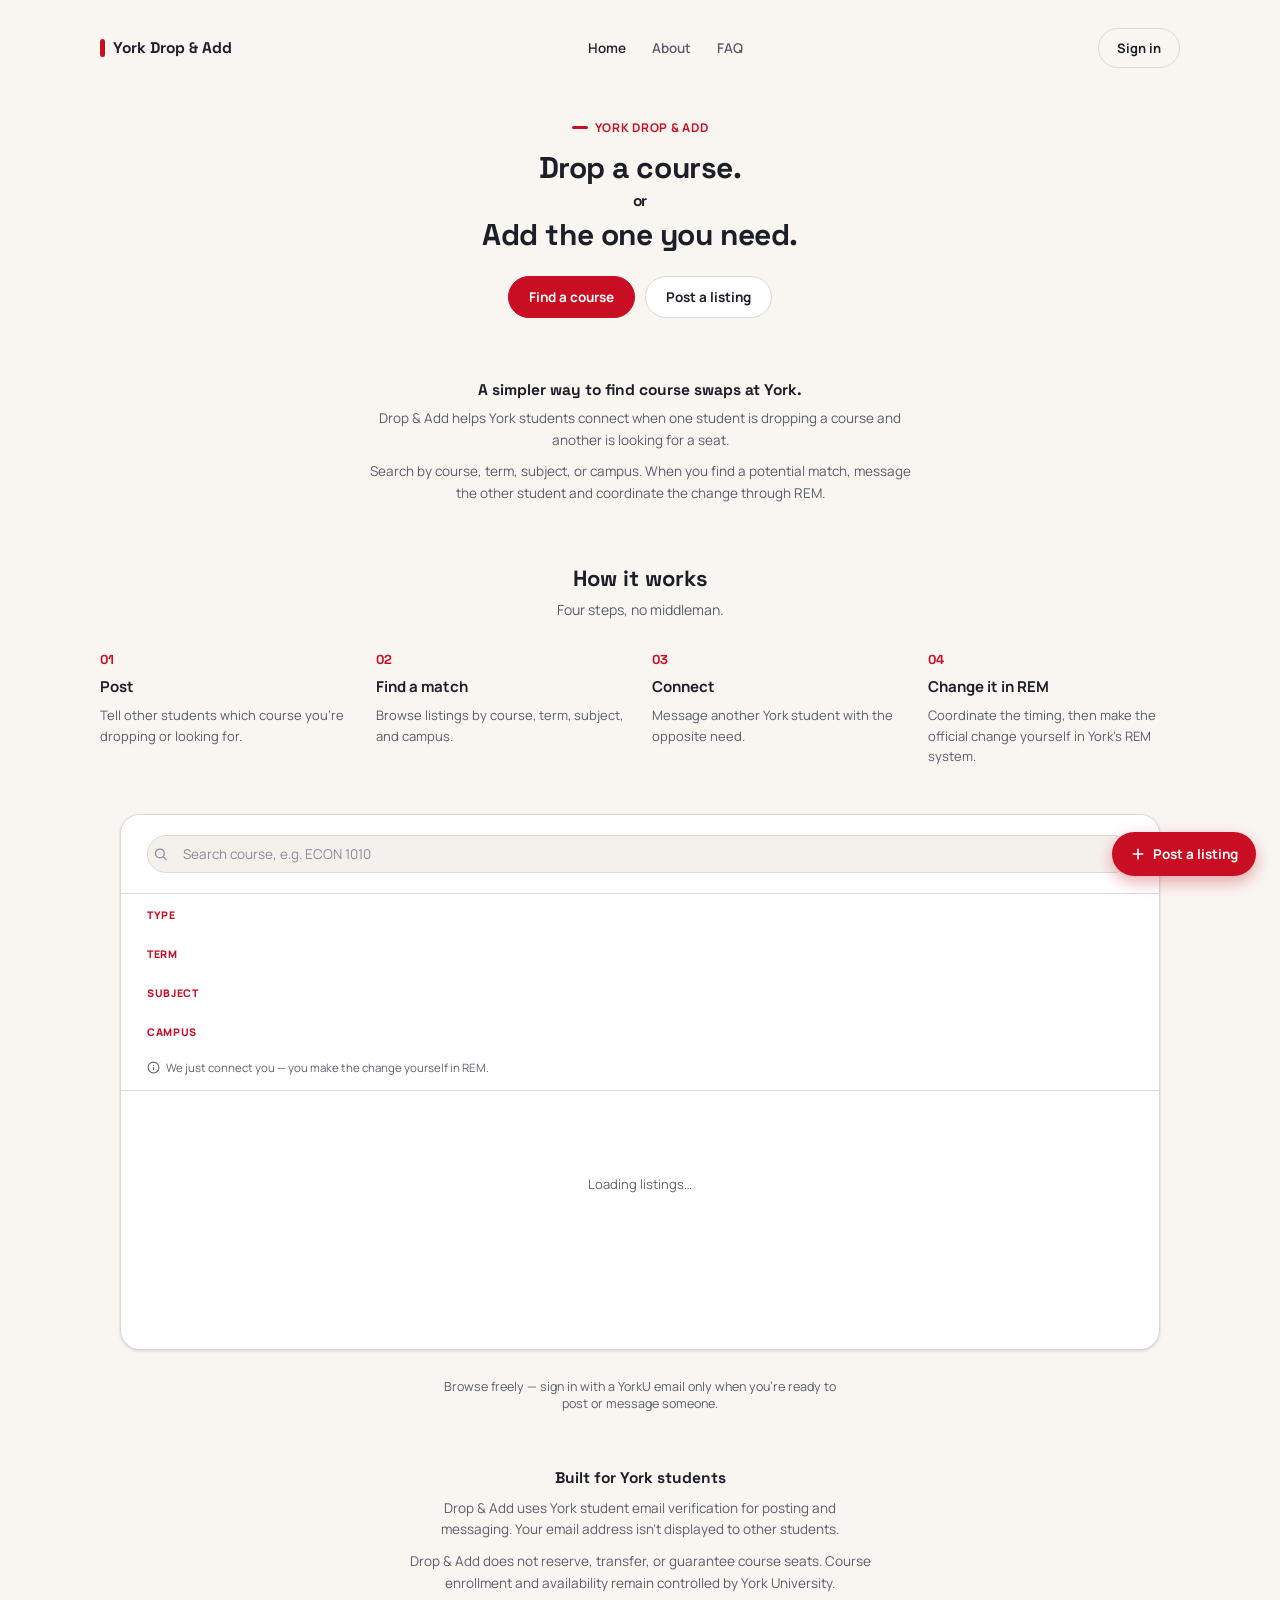
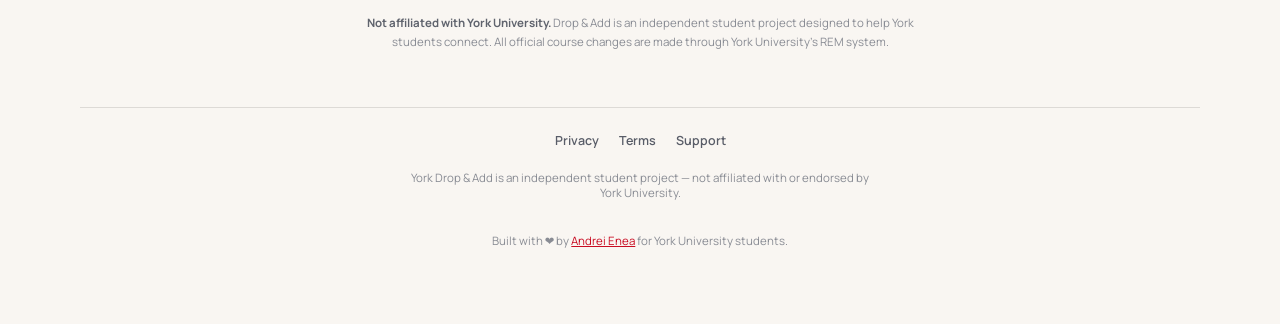
<file: index.html>
<!doctype html>
<html lang="en">
<head>
  <meta charset="utf-8">
  <title>York Drop & Add — Post a Drop, Find a Seat</title>
  <meta name="viewport" content="width=device-width, initial-scale=1">
  <meta name="description" content="A course drop &amp; add board for York University students — post what you're dropping or need, get grouped by course, and message another student directly.">
  <link rel="canonical" href="https://dropandadd.com/">

  <meta property="og:type" content="website">
  <meta property="og:site_name" content="York Drop & Add">
  <meta property="og:title" content="York Drop & Add — Post a Drop, Find a Seat">
  <meta property="og:description" content="Post what you're dropping or what you need, get grouped by course, and message another York student directly.">
  <meta property="og:url" content="https://dropandadd.com/">
  <meta property="og:locale" content="en_CA">

  <meta name="twitter:card" content="summary">
  <meta name="twitter:title" content="York Drop & Add — Post a Drop, Find a Seat">
  <meta name="twitter:description" content="Post what you're dropping or what you need, get grouped by course, and message another York student directly.">

  <link rel="preconnect" href="https://fonts.googleapis.com">
  <link rel="stylesheet" href="https://fonts.googleapis.com/css2?family=Space+Grotesk:wght@500;600;700&family=Manrope:wght@400;500;600;700;800&display=swap">
  <link rel="stylesheet" href="css/styles.css?v=15">

  <script type="application/ld+json">
  {
    "@context": "https://schema.org",
    "@type": "WebSite",
    "name": "York Drop & Add",
    "url": "https://dropandadd.com/",
    "description": "A course drop and add board for York University students — post what you're dropping or need, get grouped by course, and message another student directly.",
    "inLanguage": "en-CA"
  }
  </script>
</head>
<body data-screen="screen-board">

<header class="site-nav">
  <a class="site-nav-brand" href="index.html"><span class="bar"></span><span class="word">York Drop &amp; Add</span></a>
  <nav class="site-nav-links">
    <a href="index.html" class="active">Home</a>
    <a href="about.html">About</a>
    <a href="faq.html">FAQ</a>
  </nav>
  <div class="site-nav-actions">
    <button class="inbox-btn" id="nav-messages" type="button" aria-label="Messages" style="display:none;">
      <svg width="17" height="17" viewBox="0 0 24 24" fill="none" stroke="currentColor" stroke-width="2" stroke-linecap="round" stroke-linejoin="round"><path d="M21 15a2 2 0 0 1-2 2H7l-4 4V5a2 2 0 0 1 2-2h14a2 2 0 0 1 2 2z"></path></svg>
      <span>Messages</span>
      <span class="inbox-dot" id="inbox-dot" style="display:none;"></span>
    </button>
    <button class="auth-action" id="auth-action" type="button">Sign in</button>
  </div>
</header>

<div class="stage-header">
  <div class="kicker">York Drop &amp; Add</div>
  <h1>Drop a course.<span class="or">or</span>Add the one you need.</h1>

  <div class="hero-actions">
    <button class="hero-btn primary" id="hero-find" type="button">Find a course</button>
    <button class="hero-btn" id="hero-post" type="button">Post a listing</button>
  </div>

  <div class="recent-listings" id="recent-listings" style="display:none;">
    <div class="recent-listings-label">Recent listings</div>
    <ul class="recent-listings-list" id="recent-listings-list"></ul>
  </div>
</div>

<!-- ============ SIGN IN ============ -->
<section class="screen" id="screen-auth" aria-label="Sign in">
  <div class="topbar">
    <button class="iconbtn" id="back-from-auth" aria-label="Back to board">
      <svg width="20" height="20" viewBox="0 0 24 24" fill="none" stroke="currentColor" stroke-width="2" stroke-linecap="round" stroke-linejoin="round"><line x1="19" y1="12" x2="5" y2="12"></line><polyline points="12 19 5 12 12 5"></polyline></svg>
    </button>
    <span style="font-family:'Space Grotesk',sans-serif;font-weight:700;font-size:16.5px;">Sign in</span>
  </div>

  <div class="auth-body">

    <div id="auth-signed-out" style="display:flex;flex-direction:column;gap:22px;">
      <div class="auth-brand"><span class="bar"></span><span class="word">York Drop &amp; Add</span></div>
      <p class="auth-copy">Sign in with your YorkU email to post a listing or message someone. We'll send a one-time link — no password to remember.</p>

      <form id="auth-form" class="auth-field" style="display:flex;flex-direction:column;gap:8px;">
        <label for="auth-email">YorkU email</label>
        <input class="field-input" id="auth-email" type="email" placeholder="you@my.yorku.ca" autocomplete="email" required>
        <div class="auth-error" id="auth-error"></div>
        <button class="btn-submit" id="auth-submit" type="submit">Send magic link</button>
      </form>

      <p class="auth-consent">By signing in, you agree we store your YorkU email to sign you in and let other students message you. Other students only ever see your display name — never your email. <a href="privacy.html" target="_blank" rel="noopener">Read the Privacy Notice</a>.</p>

      <div class="auth-sent" id="auth-sent">
        <svg width="26" height="26" viewBox="0 0 24 24" fill="none" stroke="currentColor" stroke-width="1.75" stroke-linecap="round" stroke-linejoin="round" style="color:var(--accent);margin:0 auto;"><path d="M4 4h16v16H4z" opacity="0"></path><path d="M22 6 12 13 2 6"></path><path d="M2 6h20v12H2z"></path></svg>
        <p>Check <strong id="auth-sent-email"></strong> for a sign-in link — on your phone, the code in that email is more reliable than the link. Type it in below.</p>

        <form id="auth-code-form" class="auth-field" style="display:flex;flex-direction:column;gap:8px;">
          <label for="auth-code">Sign-in code</label>
          <input class="field-input" id="auth-code" type="text" inputmode="numeric" pattern="[0-9]*" autocomplete="one-time-code" maxlength="12" placeholder="e.g. 12345678">
          <div class="auth-error" id="auth-code-error"></div>
          <button class="btn-submit" id="auth-code-submit" type="submit">Verify code</button>
        </form>

        <span class="again" id="auth-again">Use a different email</span>
      </div>
    </div>

    <div id="auth-account" style="display:none;flex-direction:column;gap:20px;">
      <div class="account-head">
        <span class="dm-avatar" id="account-avatar">Y</span>
        <div class="dm-names">
          <span class="nm" id="account-name-display">—</span>
          <span class="ctx" id="account-email">—</span>
        </div>
      </div>

      <div class="field">
        <label for="account-name-input">Display name</label>
        <input class="field-input" id="account-name-input" type="text" maxlength="40">
        <div class="form-error" id="account-name-error"></div>
      </div>
      <button class="btn-submit" id="account-name-save" type="button">Save name</button>

      <button class="text-btn" id="account-view-messages" type="button">View my messages</button>
      <button class="text-btn" id="account-sign-out" type="button">Sign out</button>

      <div class="danger-zone">
        <div class="danger-title">Delete my account</div>
        <p class="danger-copy">"Delete my data" removes your display name, every listing you've posted, and every conversation you're part of — right away, permanently. Your YorkU sign-in record itself stays with Supabase until you also ask us to remove it: email <a href="mailto:privacy@dropandadd.com">privacy@dropandadd.com</a>.</p>
        <button class="btn-danger" id="account-delete" type="button">Delete my data</button>
      </div>
    </div>

  </div>
</section>

<!-- ============ POST FORM ============ -->
<section class="screen" id="screen-post" aria-label="Post a listing">
  <div class="topbar">
    <button class="iconbtn" id="back-from-post" aria-label="Back to board">
      <svg width="20" height="20" viewBox="0 0 24 24" fill="none" stroke="currentColor" stroke-width="2" stroke-linecap="round" stroke-linejoin="round"><line x1="19" y1="12" x2="5" y2="12"></line><polyline points="12 19 5 12 12 5"></polyline></svg>
    </button>
    <span style="font-family:'Space Grotesk',sans-serif;font-weight:700;font-size:16.5px;">Post a listing</span>
  </div>

  <form class="form-scroll" id="post-form">
    <div>
      <div class="toggle-row">
        <button class="toggle-btn drop" id="toggle-drop" type="button" aria-pressed="true">Dropping</button>
        <button class="toggle-btn need" id="toggle-need" type="button" aria-pressed="false">Needed</button>
      </div>
      <div class="toggle-hint" id="toggle-hint">You have a seat you want to give up.</div>
    </div>

    <div class="field-row">
      <div class="field">
        <label for="f-subject">Subject</label>
        <input class="field-input" id="f-subject" type="text" placeholder="e.g. LE/EECS" required>
      </div>
      <div class="field">
        <label for="f-number">Course number</label>
        <input class="field-input" id="f-number" type="text" placeholder="e.g. 2030 3.00" required>
      </div>
    </div>

    <div class="field-row">
      <div class="field">
        <label for="f-type">Type <span class="opt">(optional)</span></label>
        <input class="field-input" id="f-type" type="text" placeholder="e.g. LECT 01">
      </div>
      <div class="field">
        <label for="f-room">Room <span class="opt">(optional)</span></label>
        <input class="field-input" id="f-room" type="text" placeholder="e.g. CLH G">
      </div>
    </div>

    <div class="field-row">
      <div class="field">
        <label for="f-term">Term</label>
        <select class="field-input" id="f-term">
          <option>Fall 2026</option>
          <option>Winter 2027</option>
          <option>Summer 2026</option>
          <option>Fall/Winter 2026–27</option>
        </select>
      </div>
      <div class="field">
        <label for="f-campus">Campus</label>
        <select class="field-input" id="f-campus">
          <option>Keele</option>
          <option>Glendon</option>
          <option>Markham</option>
          <option>Online</option>
        </select>
      </div>
    </div>

    <div class="field">
      <label for="f-note">Note <span class="opt">(optional)</span></label>
      <textarea class="field-input" id="f-note" rows="3" placeholder="Anything the other student should know"></textarea>
    </div>
  </form>

  <div class="submit-bar">
    <button class="btn-submit" id="btn-submit" form="post-form" type="submit">Post listing</button>
    <div class="form-error" id="post-error"></div>
  </div>

  <div class="toast" id="toast">Posted — back to the board</div>
</section>

<!-- ============ DM ============ -->
<section class="screen" id="screen-dm" aria-label="Conversation">
  <div class="topbar">
    <button class="iconbtn" id="back-from-dm" aria-label="Back to board">
      <svg width="20" height="20" viewBox="0 0 24 24" fill="none" stroke="currentColor" stroke-width="2" stroke-linecap="round" stroke-linejoin="round"><line x1="19" y1="12" x2="5" y2="12"></line><polyline points="12 19 5 12 12 5"></polyline></svg>
    </button>
    <div class="dm-head-info">
      <span class="dm-avatar" id="dm-avatar">?</span>
      <div class="dm-names">
        <span class="nm" id="dm-name">—</span>
        <span class="ctx" id="dm-course">—</span>
      </div>
    </div>
  </div>

  <div class="dm-banner">
    <svg width="15" height="15" viewBox="0 0 24 24" fill="none" stroke="currentColor" stroke-width="2" stroke-linecap="round" stroke-linejoin="round" style="flex-shrink:0;color:var(--accent-tint-fg);"><polyline points="17 1 21 5 17 9"></polyline><path d="M3 11V9a4 4 0 0 1 4-4h14"></path><polyline points="7 23 3 19 7 15"></polyline><path d="M21 13v2a4 4 0 0 1-4 4H3"></path></svg>
    <span id="dm-swap">—</span>
  </div>
  <div class="dm-note">You two coordinate here — the actual change happens in REM.</div>

  <div class="dm-thread" id="dm-thread"></div>

  <div class="composer">
    <input type="text" id="dm-input" placeholder="Type a message" autocomplete="off">
    <button class="send-btn" id="dm-send" aria-label="Send message">
      <svg width="16" height="16" viewBox="0 0 24 24" fill="none" stroke="var(--ink-fg)" stroke-width="2" stroke-linecap="round" stroke-linejoin="round"><line x1="22" y1="2" x2="11" y2="13"></line><polygon points="22 2 15 22 11 13 2 9 22 2"></polygon></svg>
    </button>
  </div>
</section>

<!-- ============ INBOX ============ -->
<section class="screen" id="screen-inbox" aria-label="Messages">
  <div class="topbar">
    <button class="iconbtn" id="back-from-inbox" aria-label="Back to board">
      <svg width="20" height="20" viewBox="0 0 24 24" fill="none" stroke="currentColor" stroke-width="2" stroke-linecap="round" stroke-linejoin="round"><line x1="19" y1="12" x2="5" y2="12"></line><polyline points="12 19 5 12 12 5"></polyline></svg>
    </button>
    <span style="font-family:'Space Grotesk',sans-serif;font-weight:700;font-size:16.5px;">Messages</span>
  </div>
  <div class="inbox-list" id="inbox-list">
    <div class="loading-note">Loading messages…</div>
  </div>
</section>

<!-- ============ SHORT EXPLANATION ============ -->
<div class="lede">
  <h2>A simpler way to find course swaps at York.</h2>
  <p>Drop &amp; Add helps York students connect when one student is dropping a course and another is looking for a seat.</p>
  <p>Search by course, term, subject, or campus. When you find a potential match, message the other student and coordinate the change through REM.</p>
</div>

<section class="how-it-works">
  <h2>How it works</h2>
  <p class="subhead">Four steps, no middleman.</p>
  <div class="how-steps">
    <div class="how-step">
      <span class="num">01</span>
      <h3>Post</h3>
      <p>Tell other students which course you're dropping or looking for.</p>
    </div>
    <div class="how-step">
      <span class="num">02</span>
      <h3>Find a match</h3>
      <p>Browse listings by course, term, subject, and campus.</p>
    </div>
    <div class="how-step">
      <span class="num">03</span>
      <h3>Connect</h3>
      <p>Message another York student with the opposite need.</p>
    </div>
    <div class="how-step">
      <span class="num">04</span>
      <h3>Change it in REM</h3>
      <p>Coordinate the timing, then make the official change yourself in York's REM system.</p>
    </div>
  </div>
</section>

<!-- ============ BOARD ============ -->
<section class="screen active" id="screen-board" aria-label="Course thread board">
  <div class="search-bar">
    <svg width="15" height="15" viewBox="0 0 24 24" fill="none" stroke="currentColor" stroke-width="2" stroke-linecap="round" stroke-linejoin="round"><circle cx="11" cy="11" r="7"></circle><line x1="21" y1="21" x2="16.65" y2="16.65"></line></svg>
    <input type="search" id="search-course" placeholder="Search course, e.g. ECON 1010" autocomplete="off">
  </div>

  <div class="filters">
    <div class="chip-group">
      <div class="chip-group-label">Type</div>
      <div class="chiprow" id="chip-type"></div>
    </div>
    <div class="chip-group">
      <div class="chip-group-label">Term</div>
      <div class="chiprow" id="chip-term"></div>
    </div>
    <div class="chip-group">
      <div class="chip-group-label">Subject</div>
      <div class="chiprow" id="chip-subject"></div>
    </div>
    <div class="chip-group">
      <div class="chip-group-label">Campus</div>
      <div class="chiprow" id="chip-campus"></div>
    </div>
    <div class="disclaimer">
      <svg width="13" height="13" viewBox="0 0 24 24" fill="none" stroke="currentColor" stroke-width="2" stroke-linecap="round" stroke-linejoin="round" style="flex-shrink:0;"><circle cx="12" cy="12" r="10"></circle><line x1="12" y1="16" x2="12" y2="12"></line><line x1="12" y1="8" x2="12.01" y2="8"></line></svg>
      <span>We just connect you — you make the change yourself in REM.</span>
    </div>
  </div>

  <div class="board-scroll" id="board-scroll">
    <div class="loading-note">Loading listings…</div>
  </div>

  <button class="fab" id="fab-post">
    <svg width="16" height="16" viewBox="0 0 24 24" fill="none" stroke="currentColor" stroke-width="2.5" stroke-linecap="round" stroke-linejoin="round"><line x1="12" y1="5" x2="12" y2="19"></line><line x1="5" y1="12" x2="19" y2="12"></line></svg>
    <span class="lbl">Post a listing</span>
  </button>
</section>

<div class="caption">Browse freely — sign in with a YorkU email only when you're ready to post or message someone.</div>

<!-- ============ TRUST ============ -->
<div class="trust">
  <h2>Built for York students</h2>
  <p>Drop &amp; Add uses York student email verification for posting and messaging. Your email address isn't displayed to other students.</p>
  <p>Drop &amp; Add does not reserve, transfer, or guarantee course seats. Course enrollment and availability remain controlled by York University.</p>
</div>

<div class="affiliation-note">
  <strong>Not affiliated with York University.</strong> Drop &amp; Add is an independent student project designed to help York students connect. All official course changes are made through York University's REM system.
</div>

<footer class="site-footer">
  <div class="site-footer-links">
    <a href="privacy.html">Privacy</a>
    <a href="terms.html">Terms</a>
    <a href="mailto:privacy@dropandadd.com">Support</a>
  </div>
  <p class="site-footer-note">York Drop &amp; Add is an independent student project — not affiliated with or endorsed by York University.</p>
  <p class="site-footer-note">  Built with ❤️ by <a href="https://andrily.com/">Andrei Enea</a> for York University students.</p>
</footer>

<script type="module" src="js/app.js?v=13"></script>
</body>
</html>
</file>
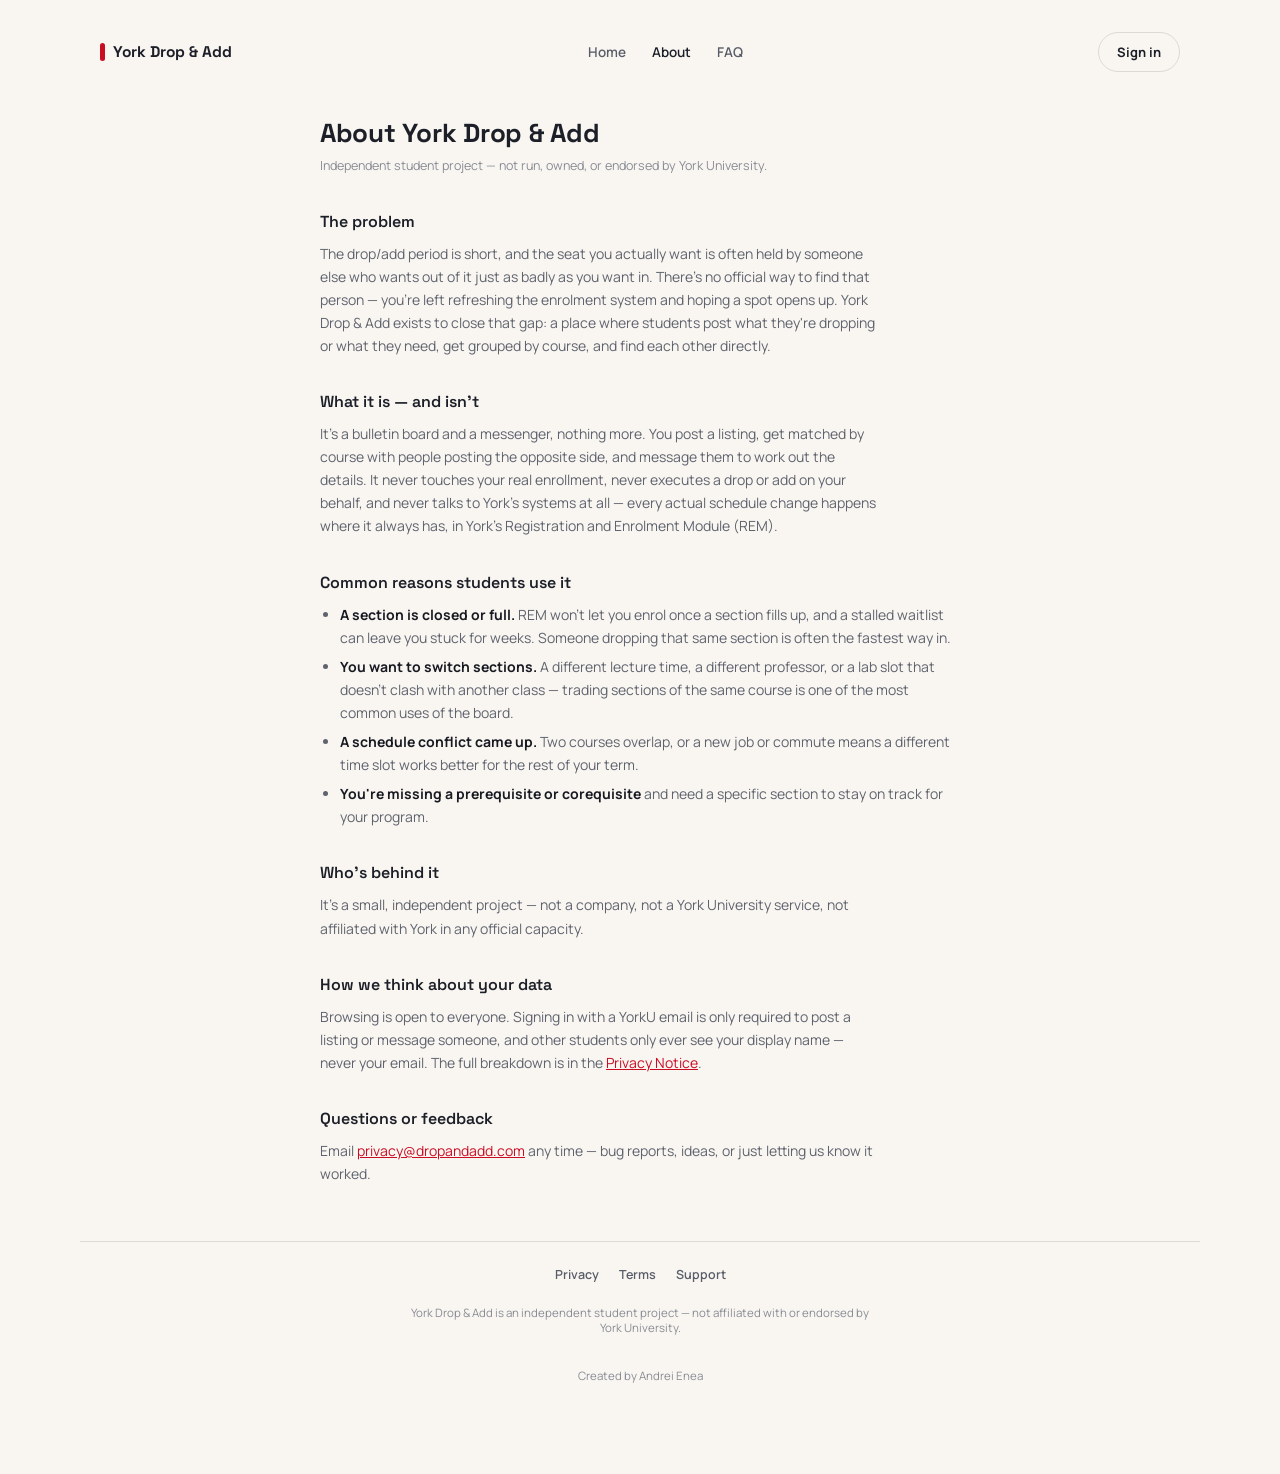
<file: about.html>
<!doctype html>
<html lang="en">
<head>
  <meta charset="utf-8">
  <title>About — York Drop & Add</title>
  <meta name="viewport" content="width=device-width, initial-scale=1">
  <meta name="description" content="Why York Drop & Add exists, how it works, and who's behind it — an independent, unofficial course drop &amp; add board built by a York student for York students.">
  <link rel="canonical" href="https://dropandadd.com/about.html">
  <meta property="og:type" content="website">
  <meta property="og:site_name" content="York Drop & Add">
  <meta property="og:title" content="About — York Drop & Add">
  <meta property="og:description" content="Why this exists, how it works, and who's behind it.">
  <meta property="og:url" content="https://dropandadd.com/about.html">
  <link rel="preconnect" href="https://fonts.googleapis.com">
  <link rel="stylesheet" href="https://fonts.googleapis.com/css2?family=Space+Grotesk:wght@500;600;700&family=Manrope:wght@400;500;600;700&display=swap">
  <link rel="stylesheet" href="css/styles.css?v=15">
</head>
<body class="doc-page">

<header class="site-nav">
  <a class="site-nav-brand" href="index.html"><span class="bar"></span><span class="word">York Drop &amp; Add</span></a>
  <nav class="site-nav-links">
    <a href="index.html">Home</a>
    <a href="about.html" class="active">About</a>
    <a href="faq.html">FAQ</a>
  </nav>
  <div class="site-nav-actions">
    <a class="auth-action" href="index.html#signin">Sign in</a>
  </div>
</header>

<div class="doc">
  <h1>About York Drop &amp; Add</h1>
  <p class="updated">Independent student project — not run, owned, or endorsed by York University.</p>

  <h2>The problem</h2>
  <p>The drop/add period is short, and the seat you actually want is often held by someone else who wants out of it just as badly as you want in. There's no official way to find that person — you're left refreshing the enrolment system and hoping a spot opens up. York Drop &amp; Add exists to close that gap: a place where students post what they're dropping or what they need, get grouped by course, and find each other directly.</p>

  <h2>What it is — and isn't</h2>
  <p>It's a bulletin board and a messenger, nothing more. You post a listing, get matched by course with people posting the opposite side, and message them to work out the details. It never touches your real enrollment, never executes a drop or add on your behalf, and never talks to York's systems at all — every actual schedule change happens where it always has, in York's Registration and Enrolment Module (REM).</p>

  <h2>Common reasons students use it</h2>
  <ul>
    <li><strong>A section is closed or full.</strong> REM won't let you enrol once a section fills up, and a stalled waitlist can leave you stuck for weeks. Someone dropping that same section is often the fastest way in.</li>
    <li><strong>You want to switch sections.</strong> A different lecture time, a different professor, or a lab slot that doesn't clash with another class — trading sections of the same course is one of the most common uses of the board.</li>
    <li><strong>A schedule conflict came up.</strong> Two courses overlap, or a new job or commute means a different time slot works better for the rest of your term.</li>
    <li><strong>You're missing a prerequisite or corequisite</strong> and need a specific section to stay on track for your program.</li>
  </ul>

  <h2>Who's behind it</h2>
  <p>It's a small, independent project — not a company, not a York University service, not affiliated with York in any official capacity.</p>

  <h2>How we think about your data</h2>
  <p>Browsing is open to everyone. Signing in with a YorkU email is only required to post a listing or message someone, and other students only ever see your display name — never your email. The full breakdown is in the <a href="privacy.html">Privacy Notice</a>.</p>

  <h2>Questions or feedback</h2>
  <p>Email <a href="mailto:privacy@dropandadd.com">privacy@dropandadd.com</a> any time — bug reports, ideas, or just letting us know it worked.</p>
</div>

<footer class="site-footer">
  <div class="site-footer-links">
    <a href="privacy.html">Privacy</a>
    <a href="terms.html">Terms</a>
    <a href="mailto:privacy@dropandadd.com">Support</a>
  </div>
  <p class="site-footer-note">York Drop &amp; Add is an independent student project — not affiliated with or endorsed by York University.</p>
  <p class="site-footer-note">Created by Andrei Enea</p>
</footer>

</body>
</html>
</file>
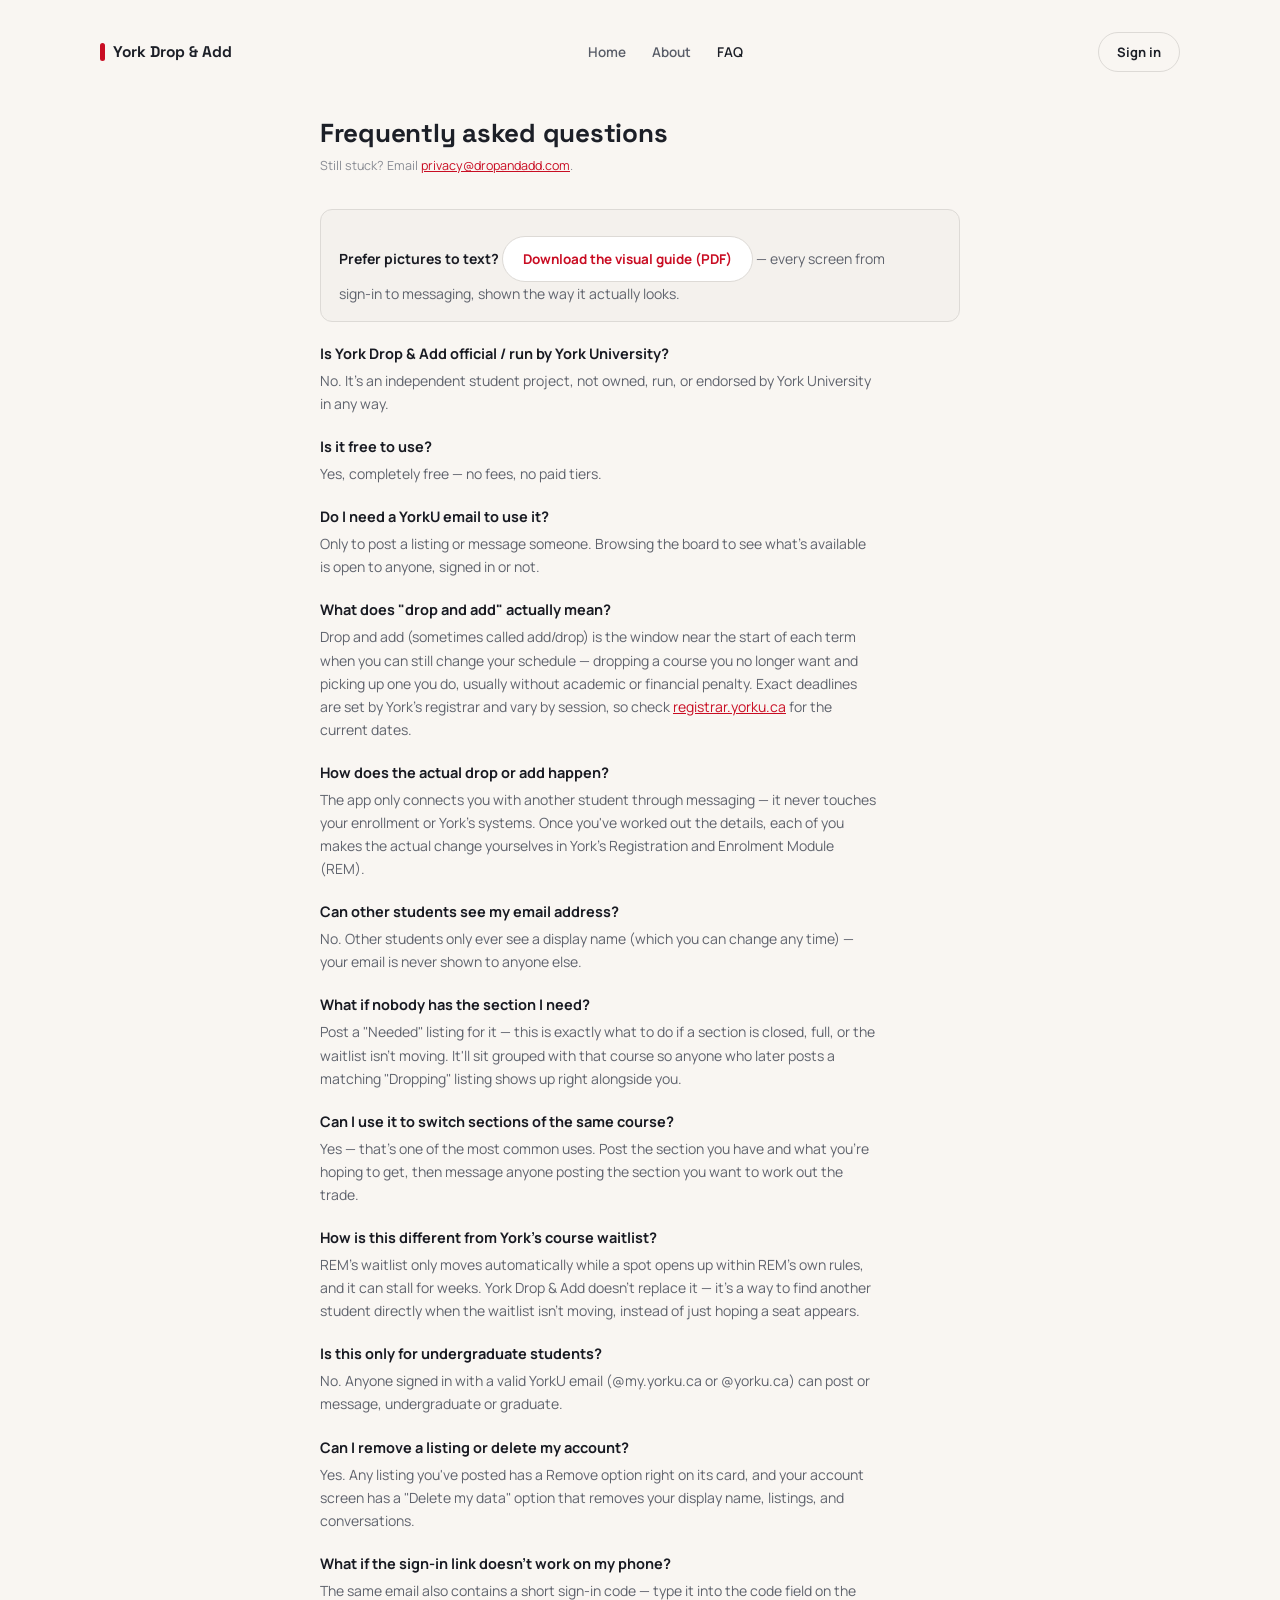
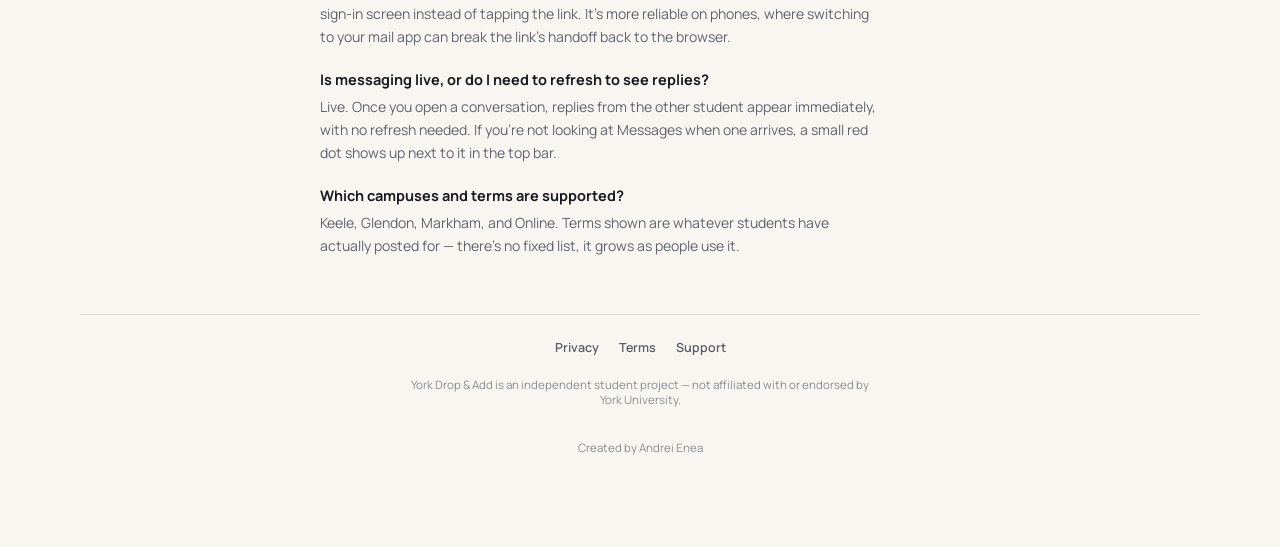
<file: faq.html>
<!doctype html>
<html lang="en">
<head>
  <meta charset="utf-8">
  <title>FAQ — York Drop & Add</title>
  <meta name="viewport" content="width=device-width, initial-scale=1">
  <meta name="description" content="Answers to common questions about York Drop & Add — is it official, is it free, how a course change actually happens, and what happens to your data.">
  <link rel="canonical" href="https://dropandadd.com/faq.html">
  <meta property="og:type" content="website">
  <meta property="og:site_name" content="York Drop & Add">
  <meta property="og:title" content="FAQ — York Drop & Add">
  <meta property="og:description" content="Is it official? Is it free? How does it actually work? Answered here.">
  <meta property="og:url" content="https://dropandadd.com/faq.html">
  <link rel="preconnect" href="https://fonts.googleapis.com">
  <link rel="stylesheet" href="https://fonts.googleapis.com/css2?family=Space+Grotesk:wght@500;600;700&family=Manrope:wght@400;500;600;700&display=swap">
  <link rel="stylesheet" href="css/styles.css?v=15">

  <script type="application/ld+json">
  {
    "@context": "https://schema.org",
    "@type": "FAQPage",
    "mainEntity": [
      {
        "@type": "Question",
        "name": "Is York Drop & Add official / run by York University?",
        "acceptedAnswer": { "@type": "Answer", "text": "No. It's an independent student project, not owned, run, or endorsed by York University in any way." }
      },
      {
        "@type": "Question",
        "name": "Is it free to use?",
        "acceptedAnswer": { "@type": "Answer", "text": "Yes, completely free — no fees, no paid tiers." }
      },
      {
        "@type": "Question",
        "name": "Do I need a YorkU email to use it?",
        "acceptedAnswer": { "@type": "Answer", "text": "Only to post a listing or message someone. Browsing the board to see what's available is open to anyone, signed in or not." }
      },
      {
        "@type": "Question",
        "name": "What does \"drop and add\" actually mean?",
        "acceptedAnswer": { "@type": "Answer", "text": "Drop and add (sometimes called add/drop) is the window near the start of each term when you can still change your schedule — dropping a course you no longer want and picking up one you do, usually without academic or financial penalty. Exact deadlines are set by York's registrar and vary by session, so check registrar.yorku.ca for the current dates." }
      },
      {
        "@type": "Question",
        "name": "How does the actual drop or add happen?",
        "acceptedAnswer": { "@type": "Answer", "text": "The app only connects you with another student through messaging — it never touches your enrollment or York's systems. Once you've worked out the details, each of you makes the actual change yourselves in York's Registration and Enrolment Module (REM)." }
      },
      {
        "@type": "Question",
        "name": "Can other students see my email address?",
        "acceptedAnswer": { "@type": "Answer", "text": "No. Other students only ever see a display name (which you can change any time) — your email is never shown to anyone else." }
      },
      {
        "@type": "Question",
        "name": "What if nobody has the section I need?",
        "acceptedAnswer": { "@type": "Answer", "text": "Post a \"Needed\" listing for it — this is exactly what to do if a section is closed, full, or the waitlist isn't moving. It'll sit grouped with that course so anyone who later posts a matching \"Dropping\" listing shows up right alongside you." }
      },
      {
        "@type": "Question",
        "name": "Can I use it to switch sections of the same course?",
        "acceptedAnswer": { "@type": "Answer", "text": "Yes — that's one of the most common uses. Post the section you have and what you're hoping to get, then message anyone posting the section you want to work out the trade." }
      },
      {
        "@type": "Question",
        "name": "How is this different from York's course waitlist?",
        "acceptedAnswer": { "@type": "Answer", "text": "REM's waitlist only moves automatically while a spot opens up within REM's own rules, and it can stall for weeks. York Drop & Add doesn't replace it — it's a way to find another student directly when the waitlist isn't moving, instead of just hoping a seat appears." }
      },
      {
        "@type": "Question",
        "name": "Is this only for undergraduate students?",
        "acceptedAnswer": { "@type": "Answer", "text": "No. Anyone signed in with a valid YorkU email (@my.yorku.ca or @yorku.ca) can post or message, undergraduate or graduate." }
      },
      {
        "@type": "Question",
        "name": "Can I remove a listing or delete my account?",
        "acceptedAnswer": { "@type": "Answer", "text": "Yes. Any listing you've posted has a Remove option right on its card, and your account screen has a \"Delete my data\" option that removes your display name, listings, and conversations." }
      },
      {
        "@type": "Question",
        "name": "Which campuses and terms are supported?",
        "acceptedAnswer": { "@type": "Answer", "text": "Keele, Glendon, Markham, and Online. Terms shown are whatever students have actually posted for — there's no fixed list, it grows as people use it." }
      },
      {
        "@type": "Question",
        "name": "What if the sign-in link doesn't work on my phone?",
        "acceptedAnswer": { "@type": "Answer", "text": "The same email also contains a short sign-in code — type it into the code field on the sign-in screen instead of tapping the link. It's more reliable on phones, where switching to your mail app can break the link's handoff back to the browser." }
      },
      {
        "@type": "Question",
        "name": "Is messaging live, or do I need to refresh to see replies?",
        "acceptedAnswer": { "@type": "Answer", "text": "Live. Once you open a conversation, replies from the other student appear immediately, with no refresh needed. If you're not looking at Messages when one arrives, a small red dot shows up next to it in the top bar." }
      }
    ]
  }
  </script>
</head>
<body class="doc-page">

<header class="site-nav">
  <a class="site-nav-brand" href="index.html"><span class="bar"></span><span class="word">York Drop &amp; Add</span></a>
  <nav class="site-nav-links">
    <a href="index.html">Home</a>
    <a href="about.html">About</a>
    <a href="faq.html" class="active">FAQ</a>
  </nav>
  <div class="site-nav-actions">
    <a class="auth-action" href="index.html#signin">Sign in</a>
  </div>
</header>

<div class="doc">
  <h1>Frequently asked questions</h1>
  <p class="updated">Still stuck? Email <a href="mailto:privacy@dropandadd.com">privacy@dropandadd.com</a>.</p>

  <div class="callout">
    <p><strong>Prefer pictures to text?</strong> <a class="hero-btn" href="how-it-works.pdf" download>Download the visual guide (PDF)</a> — every screen from sign-in to messaging, shown the way it actually looks.</p>
  </div>

  <h3>Is York Drop &amp; Add official / run by York University?</h3>
  <p>No. It's an independent student project, not owned, run, or endorsed by York University in any way.</p>

  <h3>Is it free to use?</h3>
  <p>Yes, completely free — no fees, no paid tiers.</p>

  <h3>Do I need a YorkU email to use it?</h3>
  <p>Only to post a listing or message someone. Browsing the board to see what's available is open to anyone, signed in or not.</p>

  <h3>What does "drop and add" actually mean?</h3>
  <p>Drop and add (sometimes called add/drop) is the window near the start of each term when you can still change your schedule — dropping a course you no longer want and picking up one you do, usually without academic or financial penalty. Exact deadlines are set by York's registrar and vary by session, so check <a href="https://registrar.yorku.ca" target="_blank" rel="noopener">registrar.yorku.ca</a> for the current dates.</p>

  <h3>How does the actual drop or add happen?</h3>
  <p>The app only connects you with another student through messaging — it never touches your enrollment or York's systems. Once you've worked out the details, each of you makes the actual change yourselves in York's Registration and Enrolment Module (REM).</p>

  <h3>Can other students see my email address?</h3>
  <p>No. Other students only ever see a display name (which you can change any time) — your email is never shown to anyone else.</p>

  <h3>What if nobody has the section I need?</h3>
  <p>Post a "Needed" listing for it — this is exactly what to do if a section is closed, full, or the waitlist isn't moving. It'll sit grouped with that course so anyone who later posts a matching "Dropping" listing shows up right alongside you.</p>

  <h3>Can I use it to switch sections of the same course?</h3>
  <p>Yes — that's one of the most common uses. Post the section you have and what you're hoping to get, then message anyone posting the section you want to work out the trade.</p>

  <h3>How is this different from York's course waitlist?</h3>
  <p>REM's waitlist only moves automatically while a spot opens up within REM's own rules, and it can stall for weeks. York Drop & Add doesn't replace it — it's a way to find another student directly when the waitlist isn't moving, instead of just hoping a seat appears.</p>

  <h3>Is this only for undergraduate students?</h3>
  <p>No. Anyone signed in with a valid YorkU email (@my.yorku.ca or @yorku.ca) can post or message, undergraduate or graduate.</p>

  <h3>Can I remove a listing or delete my account?</h3>
  <p>Yes. Any listing you've posted has a Remove option right on its card, and your account screen has a "Delete my data" option that removes your display name, listings, and conversations.</p>

  <h3>What if the sign-in link doesn't work on my phone?</h3>
  <p>The same email also contains a short sign-in code — type it into the code field on the sign-in screen instead of tapping the link. It's more reliable on phones, where switching to your mail app can break the link's handoff back to the browser.</p>

  <h3>Is messaging live, or do I need to refresh to see replies?</h3>
  <p>Live. Once you open a conversation, replies from the other student appear immediately, with no refresh needed. If you're not looking at Messages when one arrives, a small red dot shows up next to it in the top bar.</p>

  <h3>Which campuses and terms are supported?</h3>
  <p>Keele, Glendon, Markham, and Online. Terms shown are whatever students have actually posted for — there's no fixed list, it grows as people use it.</p>
</div>

<footer class="site-footer">
  <div class="site-footer-links">
    <a href="privacy.html">Privacy</a>
    <a href="terms.html">Terms</a>
    <a href="mailto:privacy@dropandadd.com">Support</a>
  </div>
  <p class="site-footer-note">York Drop &amp; Add is an independent student project — not affiliated with or endorsed by York University.</p>
  <p class="site-footer-note">Created by Andrei Enea</p>
</footer>

</body>
</html>
</file>
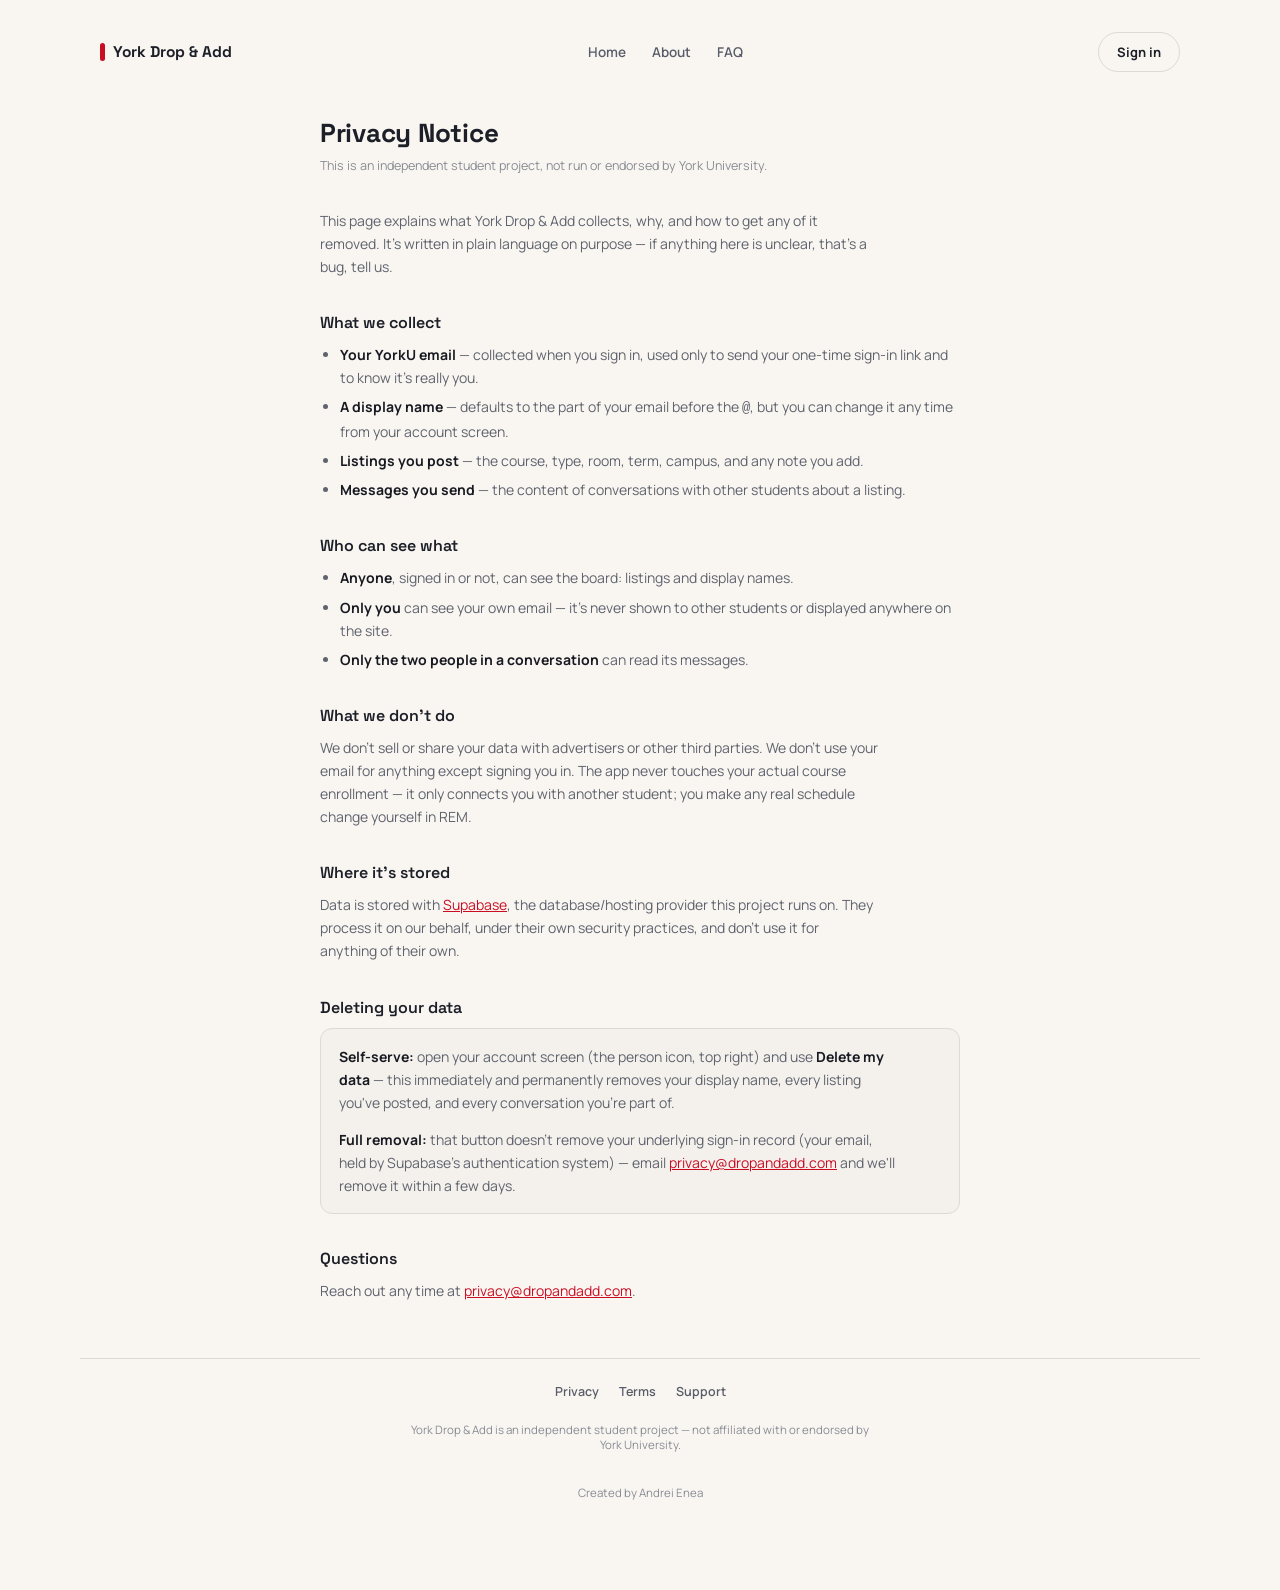
<file: privacy.html>
<!doctype html>
<html lang="en">
<head>
  <meta charset="utf-8">
  <title>Privacy Notice — York Drop & Add</title>
  <meta name="viewport" content="width=device-width, initial-scale=1">
  <meta name="description" content="What York Drop & Add collects, why, who can see it, and how to delete your data — the privacy notice for this independent York University course drop &amp; add board.">
  <link rel="canonical" href="https://dropandadd.com/privacy.html">
  <meta property="og:type" content="website">
  <meta property="og:site_name" content="York Drop & Add">
  <meta property="og:title" content="Privacy Notice — York Drop & Add">
  <meta property="og:description" content="What we collect, why, who can see it, and how to delete your data.">
  <meta property="og:url" content="https://dropandadd.com/privacy.html">
  <link rel="preconnect" href="https://fonts.googleapis.com">
  <link rel="stylesheet" href="https://fonts.googleapis.com/css2?family=Space+Grotesk:wght@500;600;700&family=Manrope:wght@400;500;600;700&display=swap">
  <link rel="stylesheet" href="css/styles.css?v=15">
</head>
<body class="doc-page">

<header class="site-nav">
  <a class="site-nav-brand" href="index.html"><span class="bar"></span><span class="word">York Drop &amp; Add</span></a>
  <nav class="site-nav-links">
    <a href="index.html">Home</a>
    <a href="about.html">About</a>
    <a href="faq.html">FAQ</a>
  </nav>
  <div class="site-nav-actions">
    <a class="auth-action" href="index.html#signin">Sign in</a>
  </div>
</header>

<div class="doc">
  <h1>Privacy Notice</h1>
  <p class="updated">This is an independent student project, not run or endorsed by York University.</p>

  <p>This page explains what York Drop &amp; Add collects, why, and how to get any of it removed. It's written in plain language on purpose — if anything here is unclear, that's a bug, tell us.</p>

  <h2>What we collect</h2>
  <ul>
    <li><strong>Your YorkU email</strong> — collected when you sign in, used only to send your one-time sign-in link and to know it's really you.</li>
    <li><strong>A display name</strong> — defaults to the part of your email before the <code>@</code>, but you can change it any time from your account screen.</li>
    <li><strong>Listings you post</strong> — the course, type, room, term, campus, and any note you add.</li>
    <li><strong>Messages you send</strong> — the content of conversations with other students about a listing.</li>
  </ul>

  <h2>Who can see what</h2>
  <ul>
    <li><strong>Anyone</strong>, signed in or not, can see the board: listings and display names.</li>
    <li><strong>Only you</strong> can see your own email — it's never shown to other students or displayed anywhere on the site.</li>
    <li><strong>Only the two people in a conversation</strong> can read its messages.</li>
  </ul>

  <h2>What we don't do</h2>
  <p>We don't sell or share your data with advertisers or other third parties. We don't use your email for anything except signing you in. The app never touches your actual course enrollment — it only connects you with another student; you make any real schedule change yourself in REM.</p>

  <h2>Where it's stored</h2>
  <p>Data is stored with <a href="https://supabase.com" target="_blank" rel="noopener">Supabase</a>, the database/hosting provider this project runs on. They process it on our behalf, under their own security practices, and don't use it for anything of their own.</p>

  <h2>Deleting your data</h2>
  <div class="callout">
    <p><strong>Self-serve:</strong> open your account screen (the person icon, top right) and use <strong>Delete my data</strong> — this immediately and permanently removes your display name, every listing you've posted, and every conversation you're part of.</p>
    <p><strong>Full removal:</strong> that button doesn't remove your underlying sign-in record (your email, held by Supabase's authentication system) — email <a href="mailto:privacy@dropandadd.com">privacy@dropandadd.com</a> and we'll remove it within a few days.</p>
  </div>

  <h2>Questions</h2>
  <p>Reach out any time at <a href="mailto:privacy@dropandadd.com">privacy@dropandadd.com</a>.</p>
</div>

<footer class="site-footer">
  <div class="site-footer-links">
    <a href="privacy.html">Privacy</a>
    <a href="terms.html">Terms</a>
    <a href="mailto:privacy@dropandadd.com">Support</a>
  </div>
  <p class="site-footer-note">York Drop &amp; Add is an independent student project — not affiliated with or endorsed by York University.</p>
  <p class="site-footer-note">Created by Andrei Enea</p>
</footer>

</body>
</html>
</file>
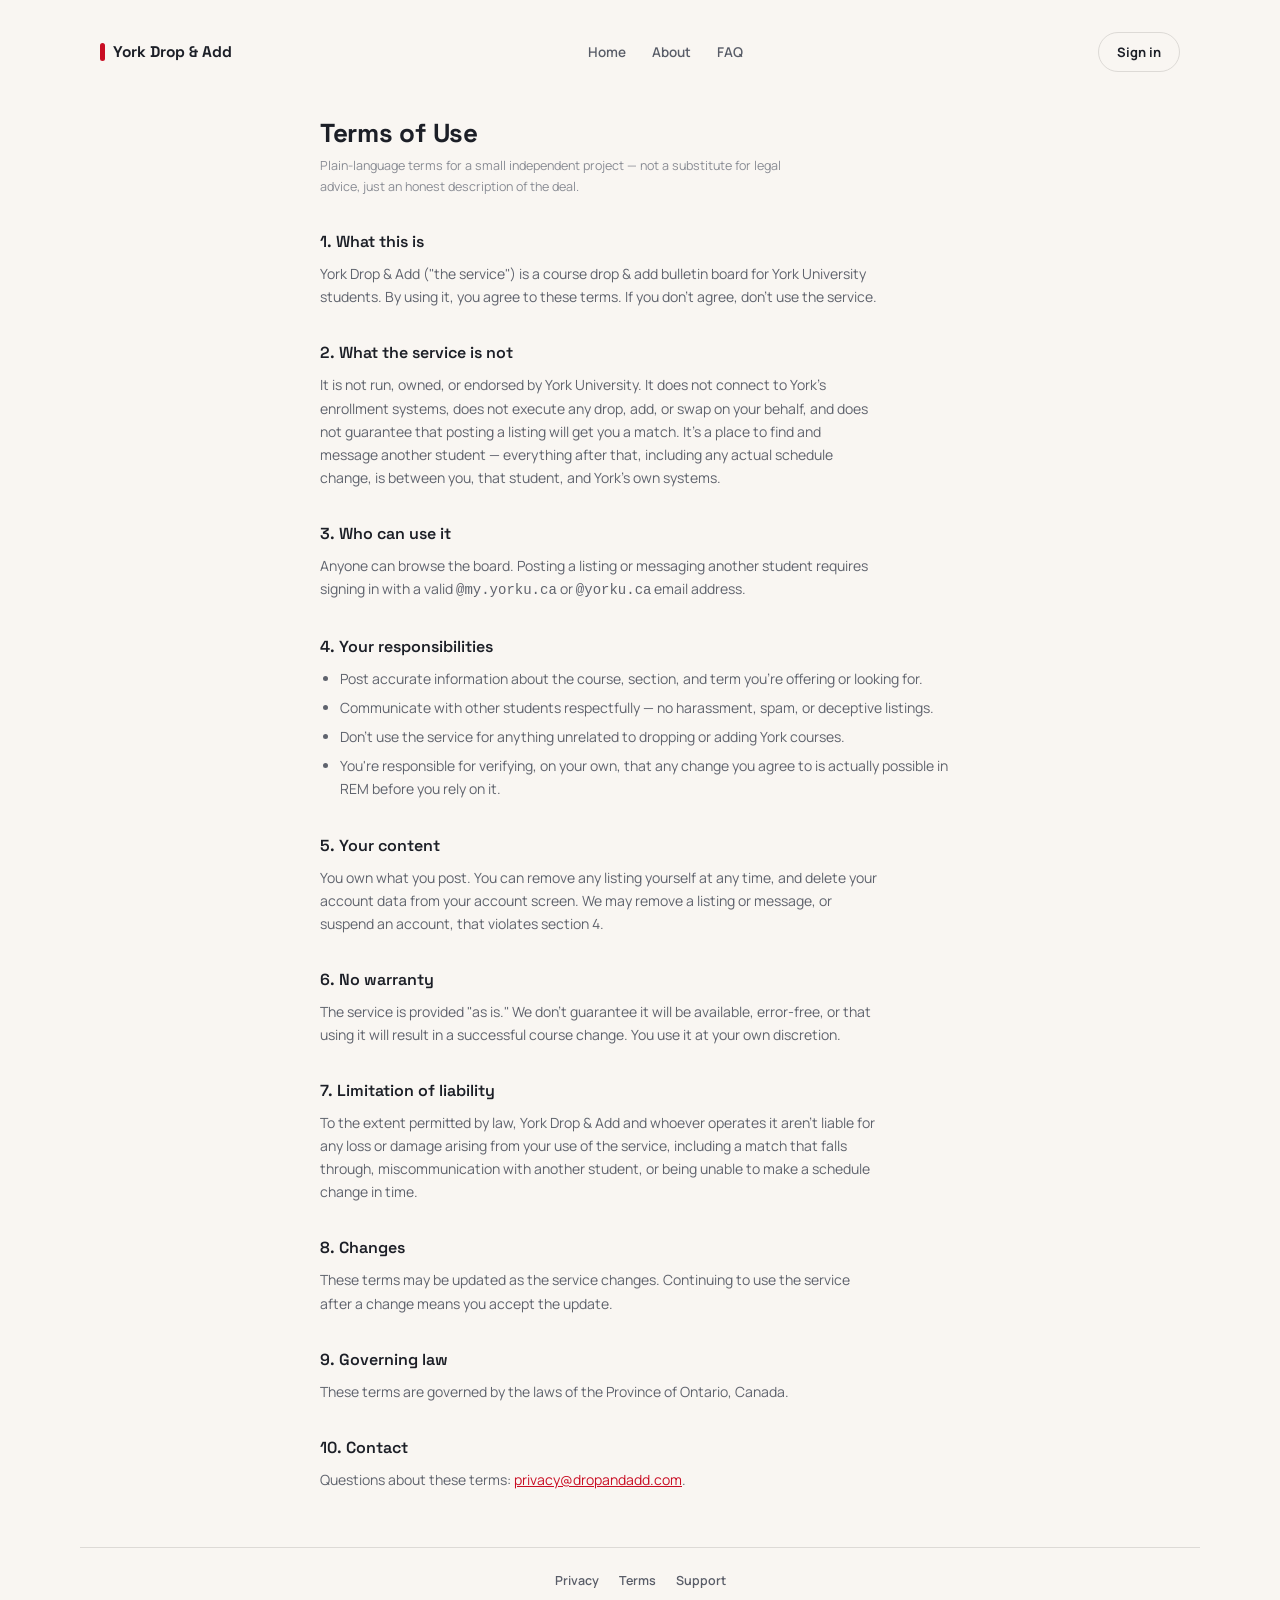
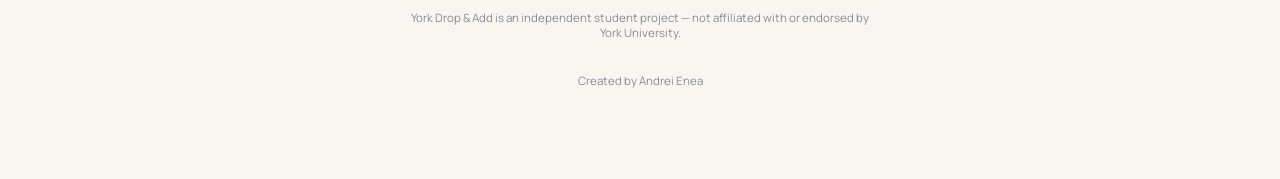
<file: terms.html>
<!doctype html>
<html lang="en">
<head>
  <meta charset="utf-8">
  <title>Terms of Use — York Drop & Add</title>
  <meta name="viewport" content="width=device-width, initial-scale=1">
  <meta name="description" content="The terms for using York Drop & Add — what the service is and isn't, your responsibilities, and the limits of what an independent student project can promise.">
  <link rel="canonical" href="https://dropandadd.com/terms.html">
  <meta property="og:type" content="website">
  <meta property="og:site_name" content="York Drop & Add">
  <meta property="og:title" content="Terms of Use — York Drop & Add">
  <meta property="og:description" content="What the service is and isn't, and your responsibilities using it.">
  <meta property="og:url" content="https://dropandadd.com/terms.html">
  <link rel="preconnect" href="https://fonts.googleapis.com">
  <link rel="stylesheet" href="https://fonts.googleapis.com/css2?family=Space+Grotesk:wght@500;600;700&family=Manrope:wght@400;500;600;700&display=swap">
  <link rel="stylesheet" href="css/styles.css?v=15">
</head>
<body class="doc-page">

<header class="site-nav">
  <a class="site-nav-brand" href="index.html"><span class="bar"></span><span class="word">York Drop &amp; Add</span></a>
  <nav class="site-nav-links">
    <a href="index.html">Home</a>
    <a href="about.html">About</a>
    <a href="faq.html">FAQ</a>
  </nav>
  <div class="site-nav-actions">
    <a class="auth-action" href="index.html#signin">Sign in</a>
  </div>
</header>

<div class="doc">
  <h1>Terms of Use</h1>
  <p class="updated">Plain-language terms for a small independent project — not a substitute for legal advice, just an honest description of the deal.</p>

  <h2>1. What this is</h2>
  <p>York Drop &amp; Add ("the service") is a course drop &amp; add bulletin board for York University students. By using it, you agree to these terms. If you don't agree, don't use the service.</p>

  <h2>2. What the service is not</h2>
  <p>It is not run, owned, or endorsed by York University. It does not connect to York's enrollment systems, does not execute any drop, add, or swap on your behalf, and does not guarantee that posting a listing will get you a match. It's a place to find and message another student — everything after that, including any actual schedule change, is between you, that student, and York's own systems.</p>

  <h2>3. Who can use it</h2>
  <p>Anyone can browse the board. Posting a listing or messaging another student requires signing in with a valid <code>@my.yorku.ca</code> or <code>@yorku.ca</code> email address.</p>

  <h2>4. Your responsibilities</h2>
  <ul>
    <li>Post accurate information about the course, section, and term you're offering or looking for.</li>
    <li>Communicate with other students respectfully — no harassment, spam, or deceptive listings.</li>
    <li>Don't use the service for anything unrelated to dropping or adding York courses.</li>
    <li>You're responsible for verifying, on your own, that any change you agree to is actually possible in REM before you rely on it.</li>
  </ul>

  <h2>5. Your content</h2>
  <p>You own what you post. You can remove any listing yourself at any time, and delete your account data from your account screen. We may remove a listing or message, or suspend an account, that violates section 4.</p>

  <h2>6. No warranty</h2>
  <p>The service is provided "as is." We don't guarantee it will be available, error-free, or that using it will result in a successful course change. You use it at your own discretion.</p>

  <h2>7. Limitation of liability</h2>
  <p>To the extent permitted by law, York Drop &amp; Add and whoever operates it aren't liable for any loss or damage arising from your use of the service, including a match that falls through, miscommunication with another student, or being unable to make a schedule change in time.</p>

  <h2>8. Changes</h2>
  <p>These terms may be updated as the service changes. Continuing to use the service after a change means you accept the update.</p>

  <h2>9. Governing law</h2>
  <p>These terms are governed by the laws of the Province of Ontario, Canada.</p>

  <h2>10. Contact</h2>
  <p>Questions about these terms: <a href="mailto:privacy@dropandadd.com">privacy@dropandadd.com</a>.</p>
</div>

<footer class="site-footer">
  <div class="site-footer-links">
    <a href="privacy.html">Privacy</a>
    <a href="terms.html">Terms</a>
    <a href="mailto:privacy@dropandadd.com">Support</a>
  </div>
  <p class="site-footer-note">York Drop &amp; Add is an independent student project — not affiliated with or endorsed by York University.</p>
  <p class="site-footer-note">Created by Andrei Enea</p>
</footer>

</body>
</html>
</file>
<file: css/styles.css>
:root {
  --bg: oklch(97.5% 0.006 75);
  --stage-fg: oklch(24% 0.015 270);
  --stage-muted: oklch(48% 0.018 270);
  --surface: oklch(100% 0 0);
  --surface-2: oklch(96% 0.006 75);
  --border: oklch(89% 0.007 75);
  --text: oklch(22% 0.015 270);
  --text-muted: oklch(50% 0.016 270);
  --text-faint: oklch(64% 0.012 270);
  --accent: oklch(53% 0.21 25);
  --accent-strong: oklch(45% 0.2 25);
  --accent-tint: oklch(94.5% 0.032 25);
  --accent-tint-fg: oklch(42% 0.17 25);
  --accent-fg: oklch(99% 0.003 90);
  --ink: oklch(27% 0.012 270);
  --ink-tint: oklch(93% 0.007 270);
  --ink-fg: oklch(99% 0.003 90);
  --danger: oklch(55% 0.19 25);
  --frame-bezel: oklch(88% 0.008 270);
  --frame-shadow: oklch(20% 0.02 270 / 0.16);
}
@media (prefers-color-scheme: dark) {
  :root:not([data-theme="light"]) {
    --bg: oklch(17% 0.014 270);
    --stage-fg: oklch(93% 0.006 270);
    --stage-muted: oklch(68% 0.016 270);
    --surface: oklch(22% 0.014 270);
    --surface-2: oklch(26% 0.014 270);
    --border: oklch(33% 0.016 270);
    --text: oklch(93% 0.006 270);
    --text-muted: oklch(70% 0.016 270);
    --text-faint: oklch(55% 0.014 270);
    --accent: oklch(66% 0.19 25);
    --accent-strong: oklch(73% 0.18 25);
    --accent-tint: oklch(30% 0.07 25);
    --accent-tint-fg: oklch(86% 0.08 25);
    --accent-fg: oklch(14% 0.01 25);
    --ink: oklch(88% 0.008 270);
    --ink-tint: oklch(32% 0.014 270);
    --ink-fg: oklch(16% 0.01 270);
    --frame-bezel: oklch(30% 0.014 270);
    --frame-shadow: oklch(3% 0.01 270 / 0.5);
  }
}
:root[data-theme="dark"] {
  --bg: oklch(17% 0.014 270);
  --stage-fg: oklch(93% 0.006 270);
  --stage-muted: oklch(68% 0.016 270);
  --surface: oklch(22% 0.014 270);
  --surface-2: oklch(26% 0.014 270);
  --border: oklch(33% 0.016 270);
  --text: oklch(93% 0.006 270);
  --text-muted: oklch(70% 0.016 270);
  --text-faint: oklch(55% 0.014 270);
  --accent: oklch(66% 0.19 25);
  --accent-strong: oklch(73% 0.18 25);
  --accent-tint: oklch(30% 0.07 25);
  --accent-tint-fg: oklch(86% 0.08 25);
  --accent-fg: oklch(14% 0.01 25);
  --ink: oklch(88% 0.008 270);
  --ink-tint: oklch(32% 0.014 270);
  --ink-fg: oklch(16% 0.01 270);
  --frame-bezel: oklch(30% 0.014 270);
  --frame-shadow: oklch(3% 0.01 270 / 0.5);
}

* { box-sizing: border-box; }
html, body { margin: 0; padding: 0; }

/* Chrome tints autofilled fields yellow by default (e.g. your own email
   autofilling into the sign-in field) — force it to keep the site's own
   surface color and text color instead, in both themes. */
input:-webkit-autofill,
input:-webkit-autofill:hover,
input:-webkit-autofill:focus {
  -webkit-text-fill-color: var(--text);
  -webkit-box-shadow: 0 0 0 1000px var(--surface) inset;
  box-shadow: 0 0 0 1000px var(--surface) inset;
  transition: background-color 5000s ease-in-out 0s;
}
body {
  background: var(--bg);
  color: var(--stage-fg);
  font-family: 'Manrope', system-ui, sans-serif;
  min-height: 100vh;
  display: flex;
  flex-direction: column;
  align-items: center;
  padding: 28px 20px 64px;
}
a { color: var(--accent); }
svg { display: block; }

/* ---------- site nav / footer (marketing chrome around the app) ---------- */
.site-nav { width: 100%; max-width: 1120px; margin: 0 auto 44px; padding: 0 20px; display: flex; align-items: center; justify-content: space-between; gap: 20px; flex-wrap: wrap; }
.site-nav-brand { display: flex; align-items: center; gap: 8px; text-decoration: none; }
.site-nav-brand .bar { width: 5px; height: 18px; border-radius: 3px; background: var(--accent); flex-shrink: 0; }
.site-nav-brand .word { font-family: 'Space Grotesk', system-ui, sans-serif; font-weight: 700; font-size: 15.5px; color: var(--stage-fg); }
.site-nav-links { display: flex; align-items: center; gap: 26px; }
.site-nav-links a { font-size: 13.5px; font-weight: 600; color: var(--stage-muted); text-decoration: none; }
.site-nav-links a:hover, .site-nav-links a.active { color: var(--stage-fg); }
.site-nav-actions { display: flex; align-items: center; gap: 14px; }
.auth-action, .inbox-btn { display: inline-flex; align-items: center; justify-content: center; height: 40px; font: inherit; font-size: 13px; font-weight: 700; color: var(--stage-fg); border-radius: 999px; border: 1.5px solid var(--border); cursor: pointer; }
.auth-action { padding: 0 18px; background: none; text-decoration: none; }
.auth-action:hover { background: var(--accent); border-color: var(--accent); color: var(--accent-fg); }
@media (max-width: 640px) {
  .site-nav-links { display: none; }
}

.site-footer { width: 100%; max-width: 1120px; margin: 56px auto 0; padding: 24px 20px 0; border-top: 1px solid var(--border); display: flex; flex-direction: column; align-items: center; gap: 10px; text-align: center; }
.site-footer-links { display: flex; gap: 20px; flex-wrap: wrap; justify-content: center; }
.site-footer-links a { font-size: 12.5px; font-weight: 600; color: var(--stage-muted); text-decoration: none; }
.site-footer-links a:hover { color: var(--stage-fg); }
.site-footer-note { font-size: 11.5px; color: var(--text-faint); max-width: 480px; }

/* ---------- how it works ---------- */
.how-it-works { width: 100%; max-width: 1120px; margin: 60px auto 0; padding: 0 20px; }
.how-it-works h2 { font-family: 'Space Grotesk', system-ui, sans-serif; font-size: 22px; font-weight: 700; text-align: center; margin: 0 0 8px; text-wrap: balance; }
.how-it-works .subhead { text-align: center; color: var(--stage-muted); font-size: 14px; margin: 0 0 32px; }
.how-steps { display: grid; grid-template-columns: repeat(auto-fit, minmax(220px, 1fr)); gap: 24px; }
.how-step { display: flex; flex-direction: column; gap: 8px; }
.how-step .num { font-family: 'Space Grotesk', system-ui, sans-serif; font-size: 13px; font-weight: 700; color: var(--accent); }
.how-step h3 { font-size: 15px; font-weight: 700; margin: 0; color: var(--stage-fg); }
.how-step p { font-size: 13px; line-height: 1.55; color: var(--stage-muted); margin: 0; }

/* ---------- doc pages (privacy / about / faq / terms) ---------- */
body.doc-page { display: block; padding: 32px 20px 80px; }
.doc { max-width: 640px; margin: 0 auto; }
.doc h1 { font-family: 'Space Grotesk', system-ui, sans-serif; font-size: 26px; font-weight: 700; letter-spacing: -0.01em; margin: 0 0 6px; }
.doc .updated { font-size: 12.5px; color: var(--text-faint); margin-bottom: 32px; }
.doc h2 { font-family: 'Space Grotesk', system-ui, sans-serif; font-size: 16px; font-weight: 600; margin: 34px 0 10px; }
.doc h3 { font-size: 14.5px; font-weight: 700; color: var(--text); margin: 22px 0 6px; }
.doc p { font-size: 14px; line-height: 1.65; color: var(--text-muted); margin: 0 0 14px; max-width: 62ch; }
.doc ul { margin: 0 0 14px; padding-left: 20px; }
.doc li { font-size: 14px; line-height: 1.65; color: var(--text-muted); margin-bottom: 6px; }
.doc strong { color: var(--text); }
.doc a { color: var(--accent); }
.doc .callout { border: 1px solid var(--border); background: var(--surface-2); border-radius: 12px; padding: 16px 18px; margin: 8px 0 14px; }
.doc .callout p:last-child { margin-bottom: 0; }
.doc .callout .hero-btn { display: inline-flex; align-items: center; text-decoration: none; margin-top: 10px; }

/* screenshots embedded in a doc page (e.g. the printable how-it-works guide) */
.doc .shot { margin: 14px 0 6px; border: 1px solid var(--border); border-radius: 16px; overflow: hidden; box-shadow: 0 1px 3px var(--frame-shadow); }
.doc .shot-caption { font-size: 11.5px; color: var(--text-faint); margin: 8px 0 22px; }

.stage-header { width: 100%; max-width: 640px; margin: 0 auto 34px; text-align: center; }
.stage-header .kicker { display: inline-flex; align-items: center; gap: 7px; font-size: 12px; font-weight: 700; letter-spacing: 0.06em; text-transform: uppercase; color: var(--accent); margin-bottom: 12px; }
.stage-header .kicker::before { content: ''; width: 16px; height: 3px; border-radius: 2px; background: var(--accent); }
.stage-header h1 { font-family: 'Space Grotesk', system-ui, sans-serif; font-weight: 700; font-size: 30px; letter-spacing: -0.015em; margin: 0 0 10px; text-wrap: balance; }
.stage-header h1 .or { display: block; font-family: 'Space Grotesk', system-ui, sans-serif; font-size: 15.5px; font-weight: 700; margin: 4px 0; }
.stage-header p { font-size: 14.5px; line-height: 1.55; color: var(--stage-muted); margin: 0; text-wrap: balance; }

.hero-actions { display: flex; gap: 10px; justify-content: center; margin-top: 22px; flex-wrap: wrap; }
.hero-btn { font: inherit; font-size: 13.5px; font-weight: 700; padding: 11px 20px; border-radius: 999px; cursor: pointer; border: 1.5px solid var(--border); background: var(--surface); color: var(--stage-fg); }
.hero-btn:hover { background: var(--accent); border-color: var(--accent); color: var(--accent-fg); }
.hero-btn.primary { background: var(--accent); color: var(--accent-fg); border-color: var(--accent); }
.hero-btn.primary:hover { background: var(--accent-strong); border-color: var(--accent-strong); }

.hero-warning { margin: 22px auto 0; max-width: 480px; background: var(--accent-tint); color: var(--accent-tint-fg); border-radius: 12px; padding: 12px 18px; font-size: 12.5px; line-height: 1.5; text-align: left; }
.hero-warning strong { font-weight: 800; }

/* recent listings — up to 6, 3 per row, more air above (from the buttons)
   than below (into the lede, which it introduces) */
.recent-listings { margin-top: 64px; display: flex; flex-direction: column; align-items: center; gap: 10px; }
.recent-listings-label { font-size: 10.5px; font-weight: 800; letter-spacing: 0.06em; text-transform: uppercase; color: var(--text-faint); }
.recent-listings-list { display: grid; grid-template-columns: repeat(3, minmax(0, 1fr)); gap: 8px; list-style: none; margin: 0; padding: 0; width: 100%; }
.recent-listings-list li { display: flex; align-items: center; justify-content: center; gap: 6px; background: var(--surface); border: 1px solid var(--border); border-radius: 999px; padding: 6px 12px; font-size: 12px; font-weight: 600; color: var(--stage-fg); white-space: nowrap; overflow: hidden; text-overflow: ellipsis; }
.recent-listings-list .dot { width: 7px; height: 7px; border-radius: 50%; flex-shrink: 0; }
.recent-listings-list .dot.drop { background: var(--accent); }
.recent-listings-list .dot.need { background: var(--ink); }
@media (max-width: 560px) {
  .recent-listings-list { grid-template-columns: repeat(2, minmax(0, 1fr)); }
}

/* short explanation between the hero and "how it works" */
.lede { max-width: 560px; margin: 28px auto 0; text-align: center; }
.lede h2 { font-family: 'Space Grotesk', system-ui, sans-serif; font-size: 15.5px; font-weight: 700; margin: 0 0 8px; }
.lede p { font-size: 13.5px; line-height: 1.6; color: var(--stage-muted); margin: 0 0 10px; }
.lede p:last-child { margin-bottom: 0; }

/* trust section — plain text, no card, sits after the board */
.trust { width: 100%; max-width: 560px; margin: 56px auto 0; text-align: center; }
.trust h2 { font-family: 'Space Grotesk', system-ui, sans-serif; font-size: 15.5px; font-weight: 700; margin: 0 0 10px; }
.trust p { font-size: 13.5px; line-height: 1.6; color: var(--stage-muted); margin: 0 0 10px; max-width: 58ch; margin-left: auto; margin-right: auto; }
.trust p:last-child { margin-bottom: 0; }
.trust strong { color: var(--stage-fg); }

.affiliation-note { max-width: 560px; margin: 20px auto 0; text-align: center; font-size: 11.5px; line-height: 1.6; color: var(--text-faint); }
.affiliation-note strong { color: var(--text-muted); }

/* Each screen is a normal block of page content, not a bounded card with
   its own scrollbar — the page itself scrolls. Only one is shown at a time. */
.screen {
  display: none;
  width: 100%;
  max-width: 560px;
  margin: 0 auto 24px;
  background: var(--surface);
  border: 1px solid var(--border);
  border-radius: 20px;
  box-shadow: 0 1px 3px var(--frame-shadow);
  overflow: hidden;
}
.screen.active { display: block; }
#screen-board { max-width: 640px; margin-top: 48px; }

.topbar { display: flex; align-items: center; gap: 12px; padding: 16px 26px 12px; background: var(--surface); border-bottom: 1px solid var(--border); }
.iconbtn { display: inline-flex; align-items: center; justify-content: center; width: 30px; height: 30px; margin: -4px; border-radius: 8px; cursor: pointer; border: none; background: transparent; color: var(--text); flex-shrink: 0; }
.iconbtn:hover { background: var(--surface-2); }
.inbox-btn { position: relative; gap: 7px; padding: 0 16px 0 14px; background: var(--surface-2); }
.inbox-btn:hover { background: var(--accent); border-color: var(--accent); color: var(--accent-fg); }
.inbox-dot { position: absolute; top: 7px; right: 10px; width: 8px; height: 8px; border-radius: 50%; background: var(--accent); border: 2px solid var(--surface-2); }
.iconbtn:focus-visible, .chip:focus-visible, .card:focus-visible, .btn:focus-visible, input:focus-visible, select:focus-visible, textarea:focus-visible, button:focus-visible { outline: 2px solid var(--accent); outline-offset: 2px; }

/* ---------- auth ---------- */
.auth-body { display: flex; flex-direction: column; align-items: stretch; padding: 28px 30px 32px; gap: 22px; }
.auth-brand { display: flex; align-items: center; gap: 8px; justify-content: center; }
.auth-brand .bar { width: 5px; height: 19px; border-radius: 3px; background: var(--accent); }
.auth-brand .word { font-family: 'Space Grotesk', system-ui, sans-serif; font-weight: 700; font-size: 18px; letter-spacing: -0.01em; }
.auth-copy { text-align: center; font-size: 12.5px; color: var(--text-muted); line-height: 1.5; padding: 0 8px; }
.auth-field label { font-size: 12px; font-weight: 700; color: var(--text); margin-bottom: 6px; display: block; }
.auth-error { font-size: 11.5px; color: var(--danger); min-height: 14px; }
.auth-sent { display: none; text-align: center; padding: 18px 10px; border: 1px solid var(--border); border-radius: 12px; background: var(--surface-2); }
.auth-sent p { font-size: 13px; color: var(--text-muted); line-height: 1.5; margin: 6px 0 0; }
.auth-sent .again { font-size: 12px; font-weight: 700; color: var(--accent); cursor: pointer; margin-top: 12px; display: inline-block; }
.auth-consent { font-size: 11px; line-height: 1.5; color: var(--text-faint); }
.auth-consent a { color: var(--text-muted); text-decoration: underline; }

.account-head { display: flex; align-items: center; gap: 12px; }
.text-btn { align-self: flex-start; font: inherit; font-size: 12.5px; font-weight: 700; color: var(--text-muted); background: none; border: none; cursor: pointer; padding: 2px; }
.text-btn:hover { color: var(--text); }
.danger-zone { border: 1px solid var(--border); border-radius: 12px; padding: 14px 15px; display: flex; flex-direction: column; gap: 8px; }
.danger-title { font-size: 12.5px; font-weight: 700; color: var(--text); }
.danger-copy { font-size: 11px; line-height: 1.5; color: var(--text-muted); }
.danger-copy a { color: var(--text-muted); text-decoration: underline; }
.btn-danger { align-self: flex-start; font: inherit; font-size: 12.5px; font-weight: 700; color: var(--danger); background: none; border: 1.5px solid var(--danger); border-radius: 8px; padding: 8px 14px; cursor: pointer; }
.btn-danger:hover { background: var(--danger); color: white; }

/* ---------- board ---------- */
.search-bar { position: relative; padding: 20px 26px; background: var(--surface); border-bottom: 1px solid var(--border); }
.search-bar svg { position: absolute; left: 32px; top: 50%; transform: translateY(-50%); color: var(--text-faint); pointer-events: none; }
.search-bar input { width: 100%; font: inherit; font-size: 13.5px; color: var(--text); background: var(--surface-2); border: 1px solid var(--border); border-radius: 999px; padding: 9px 14px 9px 35px; outline: none; -webkit-appearance: none; appearance: none; }
.search-bar input::-webkit-search-cancel-button,
.search-bar input::-webkit-search-decoration { -webkit-appearance: none; appearance: none; }
.search-bar input:focus { border-color: var(--accent); }
.search-bar input::placeholder { color: var(--text-faint); }

.filters { flex-shrink: 0; background: var(--surface); border-bottom: 1px solid var(--border); padding: 14px 0 15px; }
.chiprow { display: flex; gap: 9px; overflow-x: auto; padding: 0 26px; scrollbar-width: none; }
.chiprow::-webkit-scrollbar { display: none; }
.chip { font: inherit; font-size: 12px; font-weight: 600; padding: 6px 12px; border-radius: 999px; border: 1px solid var(--border); background: var(--surface); color: var(--text-muted); white-space: nowrap; cursor: pointer; flex-shrink: 0; }
.chip:hover { border-color: var(--accent); color: var(--accent); }
.chip[aria-pressed="true"] { background: var(--ink); color: var(--ink-fg); border-color: var(--ink); }
.chip[aria-pressed="true"]:hover { border-color: var(--ink); color: var(--ink-fg); }
.chip-group + .chip-group { margin-top: 18px; }
.chip-group-label { font-size: 10.5px; font-weight: 800; letter-spacing: 0.06em; text-transform: uppercase; color: var(--accent); padding: 0 26px 7px; }
.disclaimer { display: flex; align-items: center; gap: 6px; padding: 14px 26px 0; font-size: 11.5px; color: var(--text-muted); }

.board-scroll { padding: 24px 26px 100px; display: flex; flex-direction: column; gap: 18px; }
.thread-card { background: var(--surface-2); border: 1px solid var(--border); border-radius: 16px; padding: 16px 16px 18px; }
.thread-head .course { font-family: 'Space Grotesk', system-ui, sans-serif; font-weight: 600; font-size: 15.5px; }
.thread-head .term { font-size: 11.5px; color: var(--text-muted); margin-top: 1px; }
.thread-cols { display: grid; grid-template-columns: repeat(2, minmax(0,1fr)); gap: 14px; margin-top: 14px; }
.thread-cols.one-col { grid-template-columns: 1fr; }
.col-label { display: flex; align-items: center; gap: 6px; margin-bottom: 9px; }
.col-label .dot { width: 7px; height: 7px; border-radius: 50%; flex-shrink: 0; }
.col-label .dot.drop { background: var(--accent); }
.col-label .dot.need { background: var(--ink); }
.col-label span.txt { font-size: 11.5px; font-weight: 700; letter-spacing: 0.02em; text-transform: uppercase; color: var(--text-muted); }
.col-list { display: flex; flex-direction: column; gap: 10px; }
.empty-note { font-size: 11px; color: var(--text-faint); font-style: italic; padding: 2px 2px; }

.card { text-align: left; width: 100%; font: inherit; background: var(--surface); border: 1px solid var(--border); border-radius: 12px; padding: 10px 11px; display: flex; flex-direction: column; gap: 5px; cursor: pointer; color: inherit; transition: box-shadow .12s ease, transform .12s ease, border-color .12s ease; }
.card:hover { box-shadow: 0 3px 10px var(--frame-shadow); border-color: var(--text-faint); }
.card:active { transform: scale(0.98); }
.card.mine:hover { border-color: var(--danger); }
.card.mine .msg-cta { color: var(--danger); }
.card .section { font-size: 12.5px; font-weight: 600; }
.card .campus { font-size: 10.5px; color: var(--text-muted); }
.card .note { font-size: 11px; color: var(--text-muted); line-height: 1.35; display: -webkit-box; -webkit-line-clamp: 2; -webkit-box-orient: vertical; overflow: hidden; }
.card .foot { display: flex; align-items: center; justify-content: space-between; margin-top: 2px; }
.card .who { display: flex; align-items: center; gap: 5px; }
.card .avatar { width: 16px; height: 16px; border-radius: 50%; background: var(--ink-tint); color: var(--ink); font-size: 9px; font-weight: 700; display: flex; align-items: center; justify-content: center; }
.card .name { font-size: 10.5px; color: var(--text-muted); }
.card .msg-cta { font-size: 10px; font-weight: 700; color: var(--accent); }
.no-results, .loading-note { text-align: center; padding: 60px 20px; color: var(--text-muted); font-size: 13px; }

.fab { position: fixed; right: 24px; bottom: 24px; z-index: 10; display: flex; align-items: center; gap: 7px; background: var(--accent); color: var(--accent-fg); border: none; font: inherit; padding: 13px 18px; border-radius: 999px; box-shadow: 0 6px 16px oklch(53% 0.21 25 / 0.35); cursor: pointer; }
.fab:hover { background: var(--accent-strong); }
.fab span.lbl { font-size: 13.5px; font-weight: 700; }

/* ---------- post form ---------- */
.form-scroll { padding: 24px 26px 24px; display: flex; flex-direction: column; gap: 18px; }
.toggle-row { display: flex; background: var(--ink-tint); border-radius: 11px; padding: 4px; }
.toggle-btn { flex: 1; text-align: center; padding: 10px 0; border-radius: 8px; font: inherit; font-size: 13.5px; font-weight: 700; cursor: pointer; border: none; background: transparent; color: var(--text-muted); }
.toggle-btn[aria-pressed="true"].drop { background: var(--accent); color: var(--accent-fg); }
.toggle-btn[aria-pressed="true"].need { background: var(--ink); color: var(--ink-fg); }
.toggle-hint { font-size: 11.5px; color: var(--text-muted); margin-top: 8px; }
.field-row { display: grid; grid-template-columns: 1fr 1fr; gap: 12px; }
.field label { font-size: 12px; font-weight: 700; color: var(--text); margin-bottom: 6px; display: block; }
.field label .opt { font-weight: 500; color: var(--text-muted); }
.field-input { width: 100%; font: inherit; font-size: 14px; color: var(--text); background: var(--surface); border: 1.5px solid var(--border); border-radius: 10px; padding: 11px 12px; outline: none; }
.field-input:focus { border-color: var(--accent); }
.field-input::placeholder { color: var(--text-faint); }
select.field-input { appearance: none; background-repeat: no-repeat; background-position: right 12px center; background-size: 16px; }
textarea.field-input { resize: none; font-family: inherit; }
.submit-bar { padding: 16px 26px 20px; background: var(--surface); border-top: 1px solid var(--border); }
.btn-submit { width: 100%; font: inherit; border: none; background: var(--accent); color: var(--accent-fg); text-align: center; padding: 14px 0; border-radius: 11px; font-size: 14.5px; font-weight: 700; cursor: pointer; }
.btn-submit.need { background: var(--ink); color: var(--ink-fg); }
.btn-submit:disabled { opacity: .6; cursor: default; }
.submit-note, .form-error { text-align: center; font-size: 11px; color: var(--text-muted); margin-top: 9px; }
.form-error { color: var(--danger); min-height: 14px; }
.toast { position: fixed; left: 50%; bottom: 28px; z-index: 20; transform: translate(-50%, 8px); background: var(--ink); color: var(--ink-fg); font-size: 12.5px; font-weight: 600; padding: 10px 16px; border-radius: 999px; opacity: 0; pointer-events: none; transition: opacity .18s ease, transform .18s ease; white-space: nowrap; }
.toast.show { opacity: 1; transform: translate(-50%, 0); }

/* ---------- DM ---------- */
.dm-head-info { display: flex; align-items: center; gap: 11px; }
.dm-avatar { width: 33px; height: 33px; border-radius: 50%; background: var(--ink-tint); color: var(--ink); font-family: 'Space Grotesk', system-ui, sans-serif; font-weight: 700; font-size: 13px; display: flex; align-items: center; justify-content: center; flex-shrink: 0; }
.dm-names { display: flex; flex-direction: column; line-height: 1.25; }
.dm-names .nm { font-weight: 700; font-size: 14.5px; }
.dm-names .ctx { font-size: 11px; color: var(--text-muted); }
.dm-banner { flex-shrink: 0; background: var(--accent-tint); padding: 12px 26px; display: flex; align-items: center; gap: 8px; border-bottom: 1px solid var(--border); }
.dm-banner span { font-size: 12px; font-weight: 600; color: var(--accent-tint-fg); }
.dm-note { flex-shrink: 0; padding: 10px 26px; font-size: 11px; color: var(--text-muted); background: var(--surface); border-bottom: 1px solid var(--border); }
.dm-thread { padding: 20px 26px; display: flex; flex-direction: column; gap: 12px; }
.msg-row { display: flex; flex-direction: column; max-width: 100%; }
.msg-row.me { align-items: flex-end; }
.msg-row.them { align-items: flex-start; }
.msg-sender { font-size: 10px; font-weight: 700; letter-spacing: 0.02em; color: var(--text-faint); margin: 0 4px 3px; }
.bubble { max-width: 74%; padding: 10px 13px; border-radius: 15px; font-size: 13.5px; line-height: 1.4; }
.msg-row.them .bubble { background: var(--ink-tint); color: var(--text); border-bottom-left-radius: 4px; }
.msg-row.me .bubble { background: var(--ink); color: var(--ink-fg); border-bottom-right-radius: 4px; }
.msg-time { font-size: 9.5px; color: var(--text-faint); margin-top: 3px; }
.composer { flex-shrink: 0; display: flex; align-items: center; gap: 9px; padding: 14px 26px 20px; background: var(--surface); border-top: 1px solid var(--border); }
.composer input { flex: 1; font: inherit; font-size: 13.5px; color: var(--text); background: var(--ink-tint); border: none; border-radius: 999px; padding: 11px 16px; outline: none; }
.composer input::placeholder { color: var(--text-faint); }
.send-btn { width: 38px; height: 38px; border-radius: 50%; background: var(--ink); border: none; display: flex; align-items: center; justify-content: center; flex-shrink: 0; cursor: pointer; }
.send-btn:disabled { opacity: .5; cursor: default; }

/* ---------- inbox ---------- */
.inbox-list { display: flex; flex-direction: column; padding: 6px 0 10px; }
.inbox-row { display: flex; align-items: flex-start; gap: 12px; width: 100%; text-align: left; font: inherit; background: none; border: none; border-bottom: 1px solid var(--border); padding: 16px 26px; cursor: pointer; }
.inbox-row:hover { background: var(--surface-2); }
.inbox-row:last-child { border-bottom: none; }
.inbox-row .avatar { width: 36px; height: 36px; border-radius: 50%; background: var(--ink-tint); color: var(--ink); font-family: 'Space Grotesk', system-ui, sans-serif; font-size: 13px; font-weight: 700; display: flex; align-items: center; justify-content: center; flex-shrink: 0; }
.inbox-row-body { flex: 1; min-width: 0; display: flex; flex-direction: column; gap: 2px; }
.inbox-row-top { display: flex; align-items: baseline; justify-content: space-between; gap: 8px; }
.inbox-row-name { font-size: 13.5px; font-weight: 700; color: var(--text); display: flex; align-items: center; gap: 6px; }
.inbox-row-name .dot { width: 7px; height: 7px; border-radius: 50%; background: var(--accent); flex-shrink: 0; }
.inbox-row-time { font-size: 10.5px; color: var(--text-faint); flex-shrink: 0; }
.inbox-row-course { font-size: 11px; color: var(--text-muted); }
.inbox-row-preview { font-size: 12px; color: var(--text-muted); white-space: nowrap; overflow: hidden; text-overflow: ellipsis; }

.caption { margin: 4px auto 0; font-size: 12.5px; color: var(--stage-muted); text-align: center; max-width: 420px; }
.caption b { color: var(--stage-fg); font-weight: 700; }

@media (prefers-reduced-motion: reduce) {
  .card, .fab, .toast { transition: none !important; }
}

/* ---------- desktop ---------- */
@media (min-width: 860px) {
  #screen-board { max-width: 1040px; }

  /* course threads flow into two columns instead of one long list */
  #screen-board .board-scroll {
    display: grid;
    grid-template-columns: repeat(2, minmax(0, 1fr));
    align-content: start;
    gap: 20px 24px;
    padding: 24px 26px 96px;
  }
  #screen-board .no-results, #screen-board .loading-note { grid-column: 1 / -1; }
}
</file>
